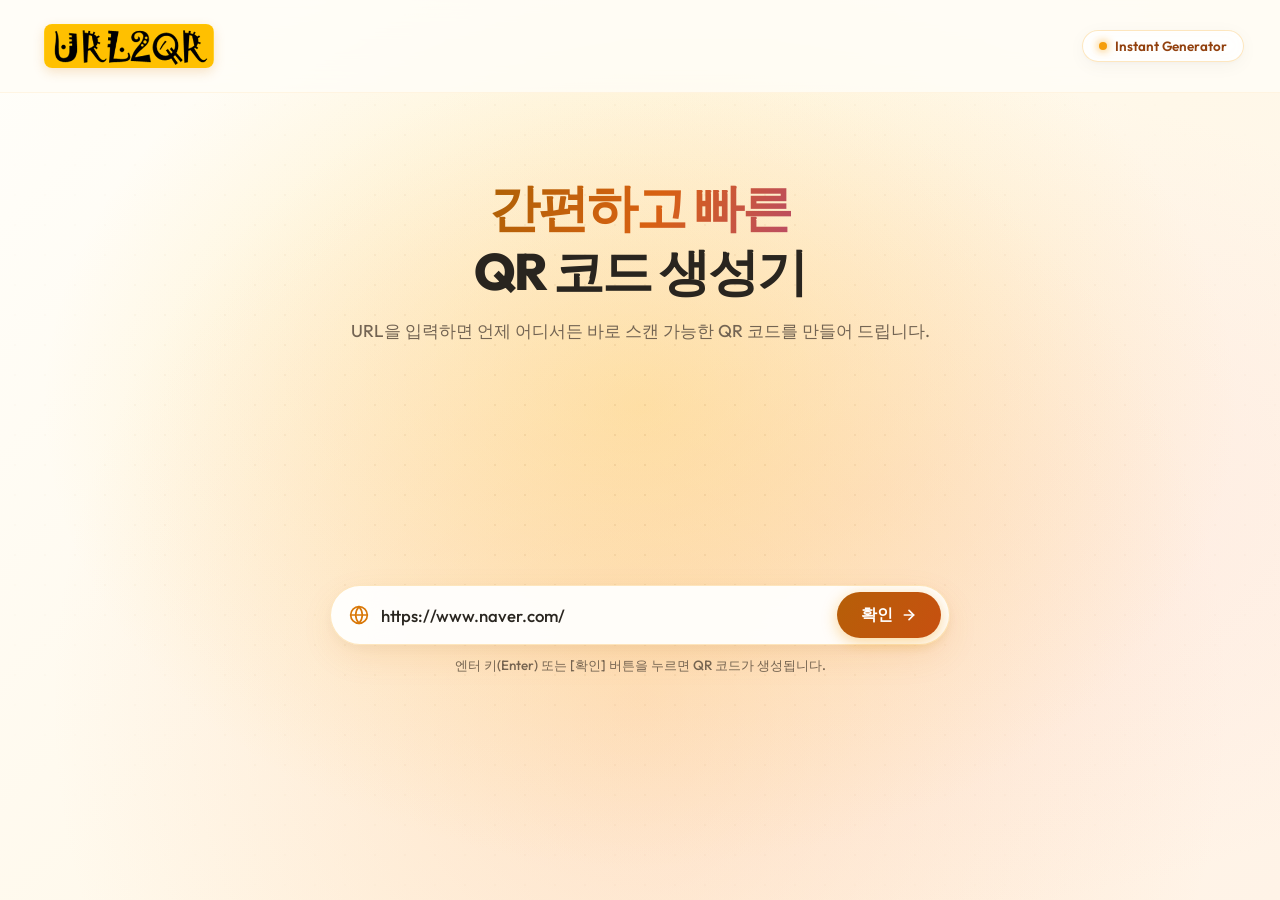
<file: url2qr/index.html>
<!DOCTYPE html>
<html lang="ko">
<head>
  <meta charset="UTF-8">
  <meta name="viewport" content="width=device-width, initial-scale=1.0">
  <title>QR Code Generator | 스마트 QR 코드 생성기</title>
  <meta name="description" content="URL을 입력하여 손쉽게 고해상도 QR 코드를 생성하고 JPG 파일로 다운로드하세요.">
  
  <!-- Google Fonts (Pretendard & Outfit) -->
  <link rel="preconnect" href="https://fonts.googleapis.com">
  <link rel="preconnect" href="https://fonts.gstatic.com" crossorigin>
  <link href="https://fonts.googleapis.com/css2?family=Outfit:wght@400;500;600;700;800&family=Pretendard:wght@400;500;600;700&display=swap" rel="stylesheet">
  
  <!-- CSS Stylesheet -->
  <link rel="stylesheet" href="css/style.css">
  
  <!-- Local QRCode Library with CDN fallback -->
  <script src="js/qrcode.min.js"></script>
  <script>
    if (typeof QRCode === 'undefined') {
      document.write('<script src="https://cdnjs.cloudflare.com/ajax/libs/qrcodejs/1.0.0/qrcode.min.js"><\/script>');
    }
  </script>
  <link rel="stylesheet" href="../theme.css">
</head>
<body>
  <div class="site-gradient" aria-hidden="true"></div>
  <!-- Interactive Dynamic Gradient & Ambient Background -->
  <div class="dynamic-background" id="dynamicBackground"></div>
  <div class="bg-glow bg-glow-1"></div>
  <div class="bg-glow bg-glow-2"></div>
  <div class="bg-grid-pattern"></div>

  <!-- Header Section -->
  <header class="app-header">
    <div class="logo-container" id="logoContainer">
      <img src="img/logo.png" alt="Company Logo" class="brand-logo" onerror="this.classList.add('fallback'); this.parentElement.insertAdjacentHTML('beforeend', '<span class=\'logo-fallback-text\'>QR Flow</span>')">
    </div>
    <div class="header-badge">
      <span class="pulse-dot"></span>
      <span class="badge-text">Instant Generator</span>
    </div>
  </header>

  <!-- Main Container -->
  <main class="main-container" id="mainContainer">
    
    <!-- Hero / Intro Title Section (Visible initially, fades slightly when QR is active) -->
    <section class="hero-section" id="heroSection">
      <h1 class="hero-title">
        <span class="gradient-text">간편하고 빠른</span><br>
        QR 코드 생성기
      </h1>
      <p class="hero-subtitle">
        URL을 입력하면 언제 어디서든 바로 스캔 가능한 QR 코드를 만들어 드립니다.
      </p>
    </section>

    <!-- Center QR Code Display Section (Animates in when generated) -->
    <section class="qr-display-section" id="qrDisplaySection" aria-live="polite">
      <div class="qr-card-wrapper">
        <div class="qr-card" id="qrCard" title="클릭하여 JPG 파일로 다운로드">
          <!-- QR Code Canvas / Container -->
          <div class="qr-box" id="qrcodeBox">
            <div id="qrcode"></div>
          </div>

          <!-- Hover Overlay Guide -->
          <div class="qr-overlay" id="qrOverlay">
            <div class="overlay-icon-wrap">
              <svg class="download-icon" viewBox="0 0 24 24" fill="none" stroke="currentColor" stroke-width="2" stroke-linecap="round" stroke-linejoin="round">
                <path d="M21 15v4a2 2 0 0 1-2 2H5a2 2 0 0 1-2-2v-4"></path>
                <polyline points="7 10 12 15 17 10"></polyline>
                <line x1="12" y1="15" x2="12" y2="3"></line>
              </svg>
            </div>
            <span class="overlay-text">클릭하여 JPG 다운로드</span>
          </div>
        </div>

        <!-- QR Meta Info & Action Footer -->
        <div class="qr-info-bar">
          <div class="qr-target-url" id="qrTargetUrl" title="입력된 URL">https://...</div>
          <div class="qr-action-buttons">
            <button type="button" class="btn-action" id="btnDownloadJpg" title="JPG 파일로 다운로드">
              <svg viewBox="0 0 24 24" fill="none" stroke="currentColor" stroke-width="2" stroke-linecap="round" stroke-linejoin="round">
                <path d="M21 15v4a2 2 0 0 1-2 2H5a2 2 0 0 1-2-2v-4"></path>
                <polyline points="7 10 12 15 17 10"></polyline>
                <line x1="12" y1="15" x2="12" y2="3"></line>
              </svg>
              <span>JPG 다운로드</span>
            </button>
            <button type="button" class="btn-action btn-secondary" id="btnCopyUrl" title="URL 복사">
              <svg viewBox="0 0 24 24" fill="none" stroke="currentColor" stroke-width="2" stroke-linecap="round" stroke-linejoin="round">
                <rect x="9" y="9" width="13" height="13" rx="2" ry="2"></rect>
                <path d="M5 15H4a2 2 0 0 1-2-2V4a2 2 0 0 1 2-2h9a2 2 0 0 1 2 2v1"></path>
              </svg>
              <span>링크 복사</span>
            </button>
          </div>
        </div>
      </div>
    </section>

    <!-- URL Input Bar (Starts in the center, transitions to the bottom dock on submit) -->
    <section class="input-section" id="inputSection">
      <form class="url-input-form" id="urlForm" autocomplete="off">
        <div class="input-glow-wrapper">
          <div class="input-prefix-icon">
            <svg viewBox="0 0 24 24" fill="none" stroke="currentColor" stroke-width="2" stroke-linecap="round" stroke-linejoin="round">
              <circle cx="12" cy="12" r="10"></circle>
              <line x1="2" y1="12" x2="22" y2="12"></line>
              <path d="M12 2a15.3 15.3 0 0 1 4 10 15.3 15.3 0 0 1-4 10 15.3 15.3 0 0 1-4-10 15.3 15.3 0 0 1 4-10z"></path>
            </svg>
          </div>
          
          <input 
            type="text" 
            id="urlInput" value="https://www.naver.com/" 
            class="url-input-field" 
            placeholder="URL을 입력하세요 (예: https://naver.com)"
            aria-label="생성할 QR 코드의 URL 입력"
            spellcheck="false"
            required
          />

          <button type="button" class="btn-clear" id="btnClear" aria-label="입력 내용 지우기" style="display: none;">
            <svg viewBox="0 0 24 24" fill="none" stroke="currentColor" stroke-width="2" stroke-linecap="round" stroke-linejoin="round">
              <line x1="18" y1="6" x2="6" y2="18"></line>
              <line x1="6" y1="6" x2="18" y2="18"></line>
            </svg>
          </button>

          <button type="button" class="btn-submit" id="btnSubmit">
            <span class="btn-submit-text">확인</span>
            <svg class="btn-submit-icon" viewBox="0 0 24 24" fill="none" stroke="currentColor" stroke-width="2.5" stroke-linecap="round" stroke-linejoin="round">
              <line x1="5" y1="12" x2="19" y2="12"></line>
              <polyline points="12 5 19 12 12 19"></polyline>
            </svg>
          </button>
        </div>
        <p class="input-hint" id="inputHint">엔터 키(Enter) 또는 [확인] 버튼을 누르면 QR 코드가 생성됩니다.</p>
      </form>
    </section>

  </main>

  <!-- Toast Notification Message -->
  <div class="toast-notification" id="toastNotification" role="status" aria-live="polite">
    <div class="toast-icon">
      <svg viewBox="0 0 24 24" fill="none" stroke="currentColor" stroke-width="2" stroke-linecap="round" stroke-linejoin="round">
        <polyline points="20 6 9 17 4 12"></polyline>
      </svg>
    </div>
    <span class="toast-message" id="toastMessage">QR 코드가 다운로드되었습니다!</span>
  </div>

  <!-- JavaScript -->
  <script src="js/app.js"></script>
  <script src="../gradient.js"></script>
</body>
</html>
</file>
<file: url2qr/css/style.css>
/* ==========================================================================
   Design System & Global Variables (Bright / Warm Amber & Interactive Theme)
   ========================================================================== */
:root {
  /* Mouse interactive dynamic coordinates & colors (updated via JS) */
  --mouse-x: 50vw;
  --mouse-y: 45vh;
  --mouse-percent-x: 0.5;
  --mouse-percent-y: 0.5;
  --glow-color-1: rgba(251, 191, 36, 0.45);   /* Warm Amber Yellow */
  --glow-color-2: rgba(253, 186, 116, 0.45);  /* Soft Peach Orange */
  --glow-color-3: rgba(244, 114, 182, 0.25);  /* Subtle Rose Pink */

  /* Bright Warm Palette matching the URL2QR Yellow Logo */
  --bg-main: #FAF9F6;
  --bg-surface: rgba(255, 255, 255, 0.82);
  --bg-surface-solid: #FFFFFF;
  --bg-surface-hover: rgba(255, 255, 255, 0.95);
  --border-glass: rgba(226, 232, 240, 0.85);
  --border-glass-focus: #F59E0B;
  
  --primary: #F59E0B;             /* Logo Amber Tone */
  --primary-dark: #D97706;
  --primary-light: #FEF3C7;
  --primary-glow: rgba(245, 158, 11, 0.35);
  --secondary: #EA580C;           /* Warm Sunset Orange */
  --secondary-glow: rgba(234, 88, 12, 0.25);
  
  --text-main: #0F172A;           /* Deep Charcoal Slate for Crisp Readability */
  --text-muted: #64748B;          /* Soft Gray */
  --text-sub: #475569;
  
  --shadow-subtle: 0 4px 20px -2px rgba(15, 23, 42, 0.05), 0 2px 6px -1px rgba(15, 23, 42, 0.03);
  --shadow-card: 0 25px 50px -12px rgba(217, 119, 6, 0.16), 0 12px 24px -8px rgba(15, 23, 42, 0.08);
  --shadow-input: 0 12px 36px -4px rgba(217, 119, 6, 0.12), 0 4px 14px rgba(15, 23, 42, 0.04);
  
  /* Typography */
  --font-family: 'Pretendard', 'Outfit', -apple-system, BlinkMacSystemFont, 'Segoe UI', Roboto, sans-serif;
  
  /* Transitions */
  --transition-smooth: all 0.65s cubic-bezier(0.16, 1, 0.3, 1);
  --transition-fast: all 0.25s cubic-bezier(0.4, 0, 0.2, 1);
}

/* ==========================================================================
   Reset & Base Styles
   ========================================================================== */
*, *::before, *::after {
  margin: 0;
  padding: 0;
  box-sizing: border-box;
}

html, body {
  width: 100%;
  height: 100%;
  overflow-x: hidden;
  font-family: var(--font-family);
  background-color: var(--bg-main);
  color: var(--text-main);
  -webkit-font-smoothing: antialiased;
  -moz-osx-font-smoothing: grayscale;
}

/* ==========================================================================
   Interactive Mouse-reactive Dynamic Gradient Background
   ========================================================================== */
.dynamic-background {
  position: fixed;
  inset: 0;
  pointer-events: none;
  z-index: 0;
  overflow: hidden;
  background: 
    radial-gradient(
      900px circle at var(--mouse-x) var(--mouse-y),
      var(--glow-color-1) 0%,
      transparent 70%
    ),
    radial-gradient(
      1100px circle at calc(100vw - var(--mouse-x) * 0.7) calc(100vh - var(--mouse-y) * 0.7),
      var(--glow-color-2) 0%,
      transparent 65%
    ),
    radial-gradient(
      800px circle at calc(var(--mouse-x) * 0.5 + 25vw) calc(var(--mouse-y) * 0.5 + 25vh),
      var(--glow-color-3) 0%,
      transparent 60%
    ),
    linear-gradient(135deg, #FFFDF9 0%, #FFF8EE 40%, #FEF3E2 100%);
  transition: background 0.15s ease-out;
}

/* Floating Ambient Orbs with Spring Easing */
.bg-glow {
  position: fixed;
  border-radius: 50%;
  filter: blur(90px);
  pointer-events: none;
  z-index: 0;
  opacity: 0.6;
  mix-blend-mode: multiply;
  transition: transform 0.4s cubic-bezier(0.2, 0.8, 0.2, 1);
}

.bg-glow-1 {
  width: 520px;
  height: 520px;
  background: radial-gradient(circle, #FBBF24 0%, rgba(251, 191, 36, 0) 70%);
  top: -60px;
  left: 15%;
  transform: translate(calc(var(--mouse-percent-x) * 40px), calc(var(--mouse-percent-y) * 30px));
}

.bg-glow-2 {
  width: 480px;
  height: 480px;
  background: radial-gradient(circle, #FB923C 0%, rgba(251, 146, 60, 0) 70%);
  bottom: 8%;
  right: 12%;
  transform: translate(calc(var(--mouse-percent-x) * -40px), calc(var(--mouse-percent-y) * -35px));
}

/* Subtle Geometric Grid Dot Pattern for Aesthetic Depth */
.bg-grid-pattern {
  position: fixed;
  inset: 0;
  background-image: radial-gradient(rgba(217, 119, 6, 0.12) 1.2px, transparent 1.2px);
  background-size: 32px 32px;
  mask-image: radial-gradient(ellipse at center, black 60%, transparent 95%);
  -webkit-mask-image: radial-gradient(ellipse at center, black 60%, transparent 95%);
  pointer-events: none;
  z-index: 0;
}

/* ==========================================================================
   Header (Logo top-left with matching styling)
   ========================================================================== */
.app-header {
  position: fixed;
  top: 0;
  left: 0;
  width: 100%;
  padding: 20px 36px;
  display: flex;
  align-items: center;
  justify-content: space-between;
  z-index: 50;
  backdrop-filter: blur(16px);
  -webkit-backdrop-filter: blur(16px);
  background: linear-gradient(to bottom, rgba(250, 249, 246, 0.85) 0%, rgba(250, 249, 246, 0) 100%);
  border-bottom: 1px solid rgba(245, 158, 11, 0.08);
}

.logo-container {
  display: flex;
  align-items: center;
  gap: 12px;
  cursor: pointer;
  transition: var(--transition-fast);
  padding: 4px 8px;
  border-radius: 14px;
}

.logo-container:hover {
  transform: translateY(-2px);
}

.brand-logo {
  height: 44px;
  max-width: 180px;
  object-fit: contain;
  border-radius: 8px;
  box-shadow: 0 4px 12px rgba(217, 119, 6, 0.2);
  transition: var(--transition-fast);
}

.brand-logo:hover {
  box-shadow: 0 6px 18px rgba(217, 119, 6, 0.3);
}

.brand-logo.fallback {
  display: none;
}

.logo-fallback-text {
  font-size: 1.4rem;
  font-weight: 800;
  letter-spacing: -0.5px;
  background: linear-gradient(135deg, #D97706, #EA580C);
  -webkit-background-clip: text;
  -webkit-text-fill-color: transparent;
}

.header-badge {
  display: flex;
  align-items: center;
  gap: 8px;
  padding: 7px 16px;
  background: rgba(255, 255, 255, 0.8);
  border: 1px solid rgba(245, 158, 11, 0.25);
  border-radius: 9999px;
  font-size: 0.84rem;
  color: #B45309;
  font-weight: 600;
  box-shadow: var(--shadow-subtle);
  backdrop-filter: blur(10px);
}

.pulse-dot {
  width: 8px;
  height: 8px;
  border-radius: 50%;
  background-color: #F59E0B;
  box-shadow: 0 0 10px #F59E0B;
  animation: pulseDot 2s infinite;
}

@keyframes pulseDot {
  0%, 100% { opacity: 1; transform: scale(1); }
  50% { opacity: 0.4; transform: scale(0.85); }
}

/* ==========================================================================
   Main Layout Container
   ========================================================================== */
.main-container {
  position: relative;
  width: 100%;
  min-height: 100vh;
  display: flex;
  flex-direction: column;
  align-items: center;
  justify-content: center;
  padding: 90px 20px 140px 20px;
  z-index: 10;
}

/* ==========================================================================
   Hero Section
   ========================================================================== */
.hero-section {
  text-align: center;
  max-width: 660px;
  margin-bottom: 30px;
  transition: var(--transition-smooth);
}

.hero-title {
  font-size: clamp(2.1rem, 5.5vw, 3.2rem);
  font-weight: 800;
  line-height: 1.25;
  letter-spacing: -0.035em;
  color: var(--text-main);
  margin-bottom: 14px;
}

.gradient-text {
  background: linear-gradient(135deg, #D97706 0%, #EA580C 50%, #DB2777 100%);
  -webkit-background-clip: text;
  -webkit-text-fill-color: transparent;
}

.hero-subtitle {
  font-size: 1.08rem;
  color: var(--text-muted);
  line-height: 1.65;
  font-weight: 450;
}

/* When QR is active, compact the hero section */
body.has-qr .hero-section {
  opacity: 0;
  height: 0;
  margin-bottom: 0;
  pointer-events: none;
  transform: translateY(-20px) scale(0.95);
}

/* ==========================================================================
   Center QR Code Display Section (Bright Glassmorphism Card)
   ========================================================================== */
.qr-display-section {
  display: flex;
  flex-direction: column;
  align-items: center;
  justify-content: center;
  width: 100%;
  max-width: 440px;
  opacity: 0;
  transform: scale(0.88) translateY(30px);
  pointer-events: none;
  visibility: hidden;
  transition: var(--transition-smooth);
}

body.has-qr .qr-display-section {
  opacity: 1;
  transform: scale(1) translateY(0);
  pointer-events: auto;
  visibility: visible;
}

.qr-card-wrapper {
  width: 100%;
  display: flex;
  flex-direction: column;
  align-items: center;
  gap: 18px;
}

/* The Interactive QR Card */
.qr-card {
  position: relative;
  background: rgba(255, 255, 255, 0.88);
  border: 1px solid rgba(255, 255, 255, 0.95);
  border-radius: 28px;
  padding: 24px;
  box-shadow: var(--shadow-card);
  backdrop-filter: blur(24px);
  -webkit-backdrop-filter: blur(24px);
  cursor: pointer;
  overflow: hidden;
  transition: var(--transition-fast);
  transform: translateZ(0);
}

/* Gradient rim border */
.qr-card::before {
  content: '';
  position: absolute;
  inset: 0;
  border-radius: 28px;
  padding: 1.5px;
  background: linear-gradient(135deg, rgba(245, 158, 11, 0.45), rgba(251, 146, 60, 0.4), rgba(244, 114, 182, 0.3));
  -webkit-mask: linear-gradient(#fff 0 0) content-box, linear-gradient(#fff 0 0);
  -webkit-mask-composite: xor;
  mask-composite: exclude;
  pointer-events: none;
}

.qr-card:hover {
  transform: translateY(-6px) scale(1.02);
  box-shadow: 0 30px 60px -12px rgba(217, 119, 6, 0.28), 0 16px 32px -8px rgba(15, 23, 42, 0.1);
}

.qr-card:active {
  transform: translateY(-2px) scale(0.99);
}

/* The QR Box with Clean White Background */
.qr-box {
  background: #FFFFFF;
  padding: 20px;
  border-radius: 18px;
  display: flex;
  align-items: center;
  justify-content: center;
  box-shadow: 0 4px 16px rgba(15, 23, 42, 0.06);
  border: 1px solid rgba(226, 232, 240, 0.6);
  transition: var(--transition-fast);
}

#qrcode {
  display: flex;
  align-items: center;
  justify-content: center;
}

#qrcode canvas,
#qrcode img {
  display: block;
  max-width: 100%;
  height: auto;
  border-radius: 6px;
}

/* Hover Overlay on QR Card (Warm Frosted Glass) */
.qr-overlay {
  position: absolute;
  inset: 0;
  background: rgba(255, 255, 255, 0.9);
  backdrop-filter: blur(8px);
  -webkit-backdrop-filter: blur(8px);
  border-radius: 28px;
  display: flex;
  flex-direction: column;
  align-items: center;
  justify-content: center;
  gap: 12px;
  opacity: 0;
  transition: opacity 0.3s ease;
  pointer-events: none;
}

.qr-card:hover .qr-overlay {
  opacity: 1;
}

.overlay-icon-wrap {
  width: 56px;
  height: 56px;
  border-radius: 50%;
  background: linear-gradient(135deg, #F59E0B, #EA580C);
  display: flex;
  align-items: center;
  justify-content: center;
  color: #FFFFFF;
  box-shadow: 0 8px 20px rgba(245, 158, 11, 0.4);
  transform: translateY(10px);
  transition: transform 0.3s cubic-bezier(0.16, 1, 0.3, 1);
}

.qr-card:hover .overlay-icon-wrap {
  transform: translateY(0);
}

.download-icon {
  width: 26px;
  height: 26px;
}

.overlay-text {
  font-size: 0.95rem;
  font-weight: 700;
  color: #B45309;
  letter-spacing: -0.2px;
}

/* QR Info Bar & Action Buttons */
.qr-info-bar {
  width: 100%;
  display: flex;
  flex-direction: column;
  align-items: center;
  gap: 12px;
}

.qr-target-url {
  max-width: 380px;
  padding: 7px 16px;
  background: rgba(255, 255, 255, 0.9);
  border: 1px solid rgba(245, 158, 11, 0.2);
  border-radius: 999px;
  font-size: 0.86rem;
  color: var(--text-sub);
  white-space: nowrap;
  overflow: hidden;
  text-overflow: ellipsis;
  text-align: center;
  box-shadow: var(--shadow-subtle);
}

.qr-action-buttons {
  display: flex;
  gap: 10px;
  width: 100%;
  justify-content: center;
}

.btn-action {
  display: inline-flex;
  align-items: center;
  justify-content: center;
  gap: 8px;
  padding: 11px 22px;
  border-radius: 12px;
  font-size: 0.92rem;
  font-weight: 700;
  font-family: inherit;
  cursor: pointer;
  border: none;
  background: linear-gradient(135deg, #F59E0B 0%, #EA580C 100%);
  color: #FFFFFF;
  box-shadow: 0 4px 16px rgba(245, 158, 11, 0.35);
  transition: var(--transition-fast);
}

.btn-action svg {
  width: 17px;
  height: 17px;
}

.btn-action:hover {
  background: linear-gradient(135deg, #D97706 0%, #C2410C 100%);
  transform: translateY(-2px);
  box-shadow: 0 8px 24px rgba(245, 158, 11, 0.45);
}

.btn-action:active {
  transform: translateY(0);
}

.btn-action.btn-secondary {
  background: rgba(255, 255, 255, 0.9);
  border: 1px solid rgba(226, 232, 240, 0.9);
  color: var(--text-main);
  box-shadow: var(--shadow-subtle);
}

.btn-action.btn-secondary:hover {
  background: #FFFFFF;
  border-color: rgba(245, 158, 11, 0.4);
  color: #D97706;
  transform: translateY(-2px);
}

/* ==========================================================================
   URL Input Section (Center to Bottom Dock transition)
   ========================================================================== */
.input-section {
  position: relative;
  width: 100%;
  max-width: 620px;
  z-index: 40;
  transition: var(--transition-smooth);
}

/* Initial State: Center aligned */
body:not(.has-qr) .input-section {
  margin-top: 10px;
}

/* Active QR State: Smoothly dock to the bottom of the viewport */
body.has-qr .input-section {
  position: fixed;
  bottom: 28px;
  left: 50%;
  transform: translateX(-50%);
  width: calc(100% - 40px);
  max-width: 600px;
  margin-top: 0;
}

.url-input-form {
  display: flex;
  flex-direction: column;
  align-items: center;
  width: 100%;
  gap: 12px;
}

.input-glow-wrapper {
  position: relative;
  width: 100%;
  display: flex;
  align-items: center;
  background: rgba(255, 255, 255, 0.92);
  border: 1.5px solid rgba(245, 158, 11, 0.25);
  border-radius: 9999px;
  padding: 6px 8px 6px 18px;
  box-shadow: var(--shadow-input);
  backdrop-filter: blur(20px);
  -webkit-backdrop-filter: blur(20px);
  transition: var(--transition-fast);
}

.input-glow-wrapper:focus-within {
  border-color: var(--border-glass-focus);
  box-shadow: 0 0 0 4px rgba(245, 158, 11, 0.2), 0 16px 36px rgba(217, 119, 6, 0.15);
  background: #FFFFFF;
}

.input-prefix-icon {
  display: flex;
  align-items: center;
  color: #D97706;
  margin-right: 12px;
  flex-shrink: 0;
}

.input-prefix-icon svg {
  width: 20px;
  height: 20px;
}

.url-input-field {
  flex: 1;
  background: transparent;
  border: none;
  outline: none;
  font-size: 1.05rem;
  font-family: inherit;
  color: var(--text-main);
  padding: 10px 0;
  min-width: 0;
  font-weight: 500;
}

.url-input-field::placeholder {
  color: #94A3B8;
  font-weight: 400;
}

/* Clear Button inside Input */
.btn-clear {
  background: transparent;
  border: none;
  color: #94A3B8;
  cursor: pointer;
  padding: 6px;
  border-radius: 50%;
  display: flex;
  align-items: center;
  justify-content: center;
  transition: var(--transition-fast);
  margin-right: 4px;
}

.btn-clear svg {
  width: 16px;
  height: 16px;
}

.btn-clear:hover {
  color: var(--text-main);
  background: rgba(226, 232, 240, 0.6);
}

/* Submit Button */
.btn-submit {
  display: inline-flex;
  align-items: center;
  gap: 8px;
  background: linear-gradient(135deg, #F59E0B 0%, #EA580C 100%);
  color: #FFFFFF;
  border: none;
  outline: none;
  padding: 12px 24px;
  border-radius: 9999px;
  font-size: 0.98rem;
  font-weight: 700;
  font-family: inherit;
  cursor: pointer;
  box-shadow: 0 4px 15px rgba(245, 158, 11, 0.4);
  transition: var(--transition-fast);
  flex-shrink: 0;
}

.btn-submit-icon {
  width: 16px;
  height: 16px;
  transition: transform 0.2s ease;
}

.btn-submit:hover {
  background: linear-gradient(135deg, #D97706 0%, #C2410C 100%);
  transform: translateY(-1px);
  box-shadow: 0 6px 20px rgba(245, 158, 11, 0.5);
}

.btn-submit:hover .btn-submit-icon {
  transform: translateX(3px);
}

.btn-submit:active {
  transform: translateY(1px);
}

.input-hint {
  font-size: 0.84rem;
  color: var(--text-muted);
  text-align: center;
  transition: var(--transition-fast);
  font-weight: 500;
}

body.has-qr .input-hint {
  display: none;
}

/* Shake Animation on Validation Error */
@keyframes shake {
  0%, 100% { transform: translateX(0); }
  20%, 60% { transform: translateX(-8px); }
  40%, 80% { transform: translateX(8px); }
}

.input-shake {
  animation: shake 0.45s ease-in-out;
  border-color: #EF4444 !important;
  box-shadow: 0 0 0 4px rgba(239, 68, 68, 0.2) !important;
}

/* ==========================================================================
   Toast Notification
   ========================================================================== */
.toast-notification {
  position: fixed;
  top: 30px;
  left: 50%;
  transform: translateX(-50%) translateY(-100px);
  background: rgba(255, 255, 255, 0.95);
  border: 1.5px solid rgba(245, 158, 11, 0.35);
  box-shadow: 0 12px 36px rgba(217, 119, 6, 0.2), 0 4px 12px rgba(0, 0, 0, 0.05);
  backdrop-filter: blur(20px);
  -webkit-backdrop-filter: blur(20px);
  padding: 12px 24px;
  border-radius: 9999px;
  display: flex;
  align-items: center;
  gap: 10px;
  z-index: 100;
  opacity: 0;
  pointer-events: none;
  transition: var(--transition-smooth);
}

.toast-notification.show {
  transform: translateX(-50%) translateY(0);
  opacity: 1;
  pointer-events: auto;
}

.toast-icon {
  width: 22px;
  height: 22px;
  border-radius: 50%;
  background: #10B981;
  color: #FFF;
  display: flex;
  align-items: center;
  justify-content: center;
}

.toast-icon svg {
  width: 14px;
  height: 14px;
}

.toast-message {
  font-size: 0.94rem;
  font-weight: 700;
  color: #1E293B;
}

/* ==========================================================================
   Responsive Adaptations
   ========================================================================== */
@media (max-width: 640px) {
  .app-header {
    padding: 16px 20px;
  }

  .brand-logo {
    height: 36px;
  }

  .main-container {
    padding: 75px 16px 120px 16px;
  }

  .qr-card {
    padding: 18px;
    border-radius: 22px;
  }

  .qr-box {
    padding: 14px;
  }

  .input-glow-wrapper {
    padding: 4px 6px 4px 14px;
  }

  .btn-submit {
    padding: 10px 18px;
    font-size: 0.9rem;
  }

  .url-input-field {
    font-size: 0.95rem;
  }

  body.has-qr .input-section {
    bottom: 16px;
  }
}
</file>
<file: theme.css>
:root {
  --primary: #b45309;
  --primary-hover: #92400e;
  --primary-soft: #fff0cf;
  --mint: #b45309;
  --mint-soft: #fff4db;
  --bg: #fffdf8;
  --bg-soft: #fffaf0;
  --bg-muted: #fff5e6;
  --border: #efdfc9;
  --border-strong: #dbc6a9;
  --text-main: #29251f;
  --text-sub: #65574a;
  --text-muted: #786b5b;
  --shadow-md: 0 18px 48px -18px rgba(163, 94, 27, .22);
  --scene-x: 50%; --scene-y: 45%;
  --scene-gold: hsla(44, 98%, 68%, .40);
  --scene-peach: hsla(26, 96%, 78%, .38);
  --scene-rose: hsla(352, 88%, 85%, .20);
}
html, body { background: #fffdf8; }
body { isolation: isolate; }
.site-gradient {
  position: fixed; inset: 0; z-index: -1; pointer-events: none;
  background:
    radial-gradient(ellipse at var(--scene-x) var(--scene-y), var(--scene-gold), transparent 66%),
    radial-gradient(ellipse at calc(100% - var(--scene-x)) 78%, var(--scene-peach), transparent 65%),
    radial-gradient(ellipse at 68% calc(100% - var(--scene-y)), var(--scene-rose), transparent 60%),
    linear-gradient(135deg, #fffefa, #fff8e9 58%, #fff3e7);
}
.site-gradient::after {
  content: ''; position: absolute; inset: 0;
  background: radial-gradient(rgba(164, 108, 41, .12) .7px, transparent .8px);
  background-size: 30px 30px;
  mask-image: radial-gradient(ellipse, #000, transparent 85%);
}
.hub-header { background: rgba(255, 253, 247, .82); border-color: rgba(201, 150, 78, .15); }
.brand-image { width: 144px; height: auto; border-radius: 8px; box-shadow: 0 4px 12px #d99b2220; }
.brand-name { color: #57432c; font-size: .9rem; }
.badge { background: rgba(255,255,255,.85); color: #9a4b0a; border: 1px solid #f3e5ce; }
.pulse { background: #f5ac24; }
.gradient-text {
  background: linear-gradient(115deg, #ad6105, #d86112 55%, #bb4c64);
  -webkit-background-clip: text; background-clip: text; color: transparent;
  -webkit-text-fill-color: transparent;
}
.tool-card, .short-card {
  background: rgba(255,255,255,.86); border: 1px solid #fff;
  box-shadow: 0 16px 45px -22px #ac6f3240; backdrop-filter: blur(14px);
}
.tool-card:hover, .tool-card:focus-visible { background: #fffdf9; border-color: #edc994; }
.tool-icon.qr { background: #fff0c3; color: #ad6207; }
.tool-icon.short { background: #ffeadc; color: #bf561a; }
.btn-primary:not(:disabled), .btn.loading {
  color: #fff; background: linear-gradient(120deg, #b65f08, #c75010);
  box-shadow: 0 6px 18px #d17a2226;
}
.btn-primary:not(:disabled):hover { background: linear-gradient(120deg, #a45106, #b3420a); }
.btn-dark:not(:disabled):hover { background: #ffe7b8; }
.text-input:focus { box-shadow: 0 0 0 4px #e9ab3820; }
.result-group.has-result .output-input { color: #8b490a; }
.hub-footer { border-color: #eddfcc; color: #786b5b; }
.dynamic-background, .bg-glow, .bg-grid-pattern { display: none; }
.app-header { background: rgba(255,253,247,.82); }
.hero-subtitle, .input-hint { color: #736453; }
.qr-card { box-shadow: 0 22px 55px -20px #be852b42; }
.btn-submit, .btn-action:not(.btn-secondary) { background: linear-gradient(120deg, #b65f08, #c75010); }
.header-badge { color: #92400e; }
.url-input-field::placeholder { color: #786b5b; }
:is(a, button):focus-visible { outline: 3px solid #b45309; outline-offset: 4px; }
@media (max-width: 480px) {
  .brand-image { width: 116px; }
  .brand-name { display: none; }
  .tool-grid { grid-template-columns: 1fr; }
}
@media (prefers-reduced-motion: reduce) {
  *, *::before, *::after { animation-duration: .01ms !important; transition-duration: .01ms !important; }
}
</file>
